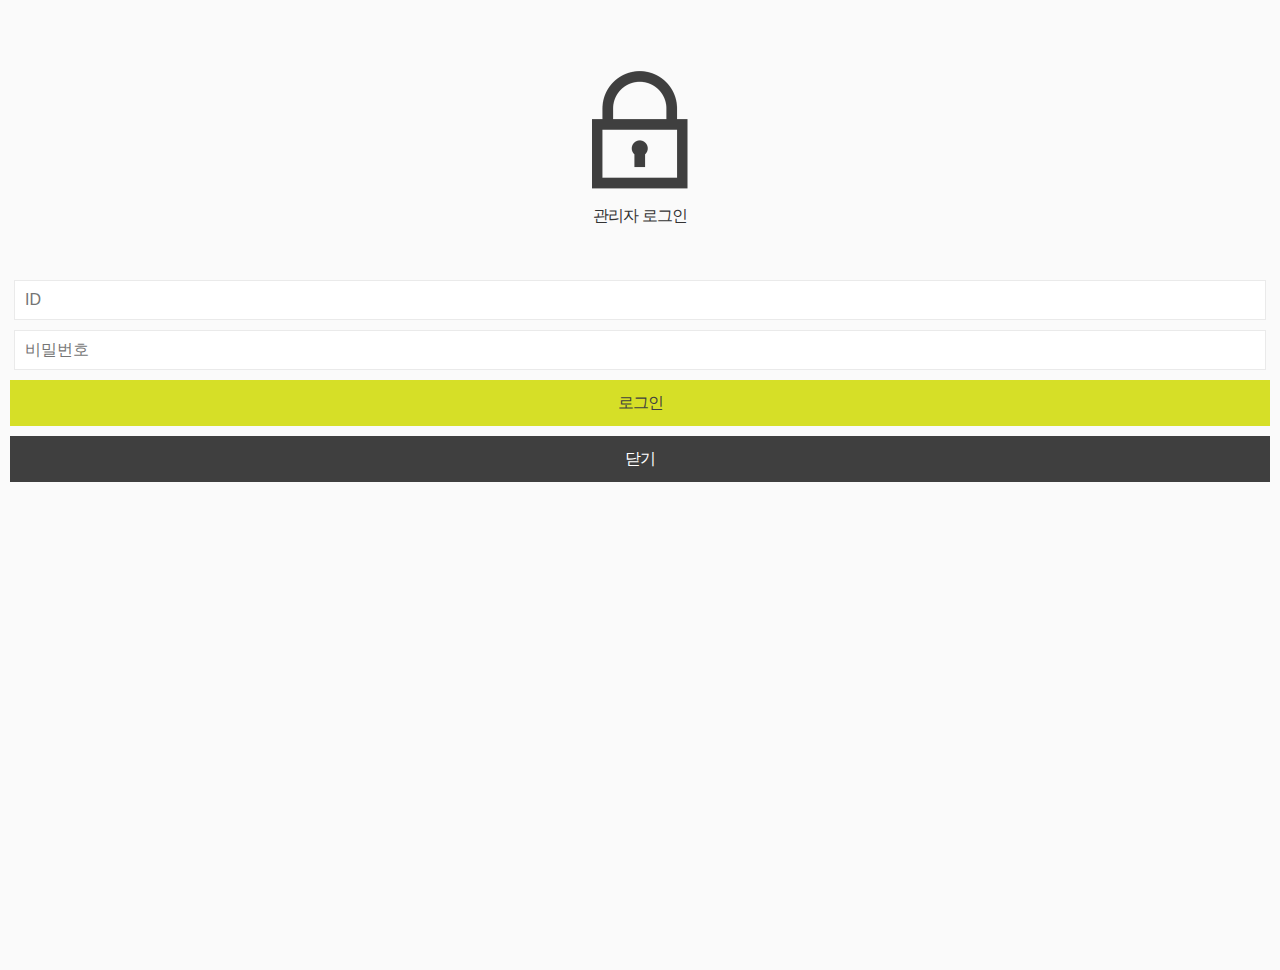
<file: index.html>
<!DOCTYPE html>
<html lang="ko">

<head>
    <meta charset="utf-8">
    <meta http-equiv="X-UA-Compatible" content="IE=edge">
    <meta name="viewport" content="width=device-width, initial-scale=1">

    <title>자가발전 실시간 모니터링</title>
    <link href="css/set.css" rel="stylesheet">
    <link href="css/font-awesome.min.css" rel="stylesheet">
    <link href="css/common.css" rel="stylesheet">
    <!-- javaScript  -->
    <script src="js/jquery-1.11.3.min.js"></script>
    <script src="js/common.js"></script>
</head>

<body>
    <article id="login">
        <h1>관리자 로그인</h1>
        <section>
            <fieldset>
                <legend class="sr-only">
                    로그인 입력폼
                </legend>
                <label for="id" class="sr-only">아이디</label>
                <input id="id" name="id" type="text" placeholder="ID">
                <label for="pw" class="sr-only">비밀번호</label>
                <input id="pw" name="pw" type="password" placeholder="비밀번호">
            </fieldset>
            <div class="btn-area">
                <a class="btn btnF main" href="menu01.html">로그인</a>
                <a class="btn btnF sub">닫기</a>
            </div>



        </section>
    </article>
    <!-- E:mainContent -->
    <!-- S:footer -->
    <footer id="footer" class="sr-only">
        <address>ⓒ INFOMIND</address>
    </footer>
    <!-- E:footer -->
</body>

</html>
</file>
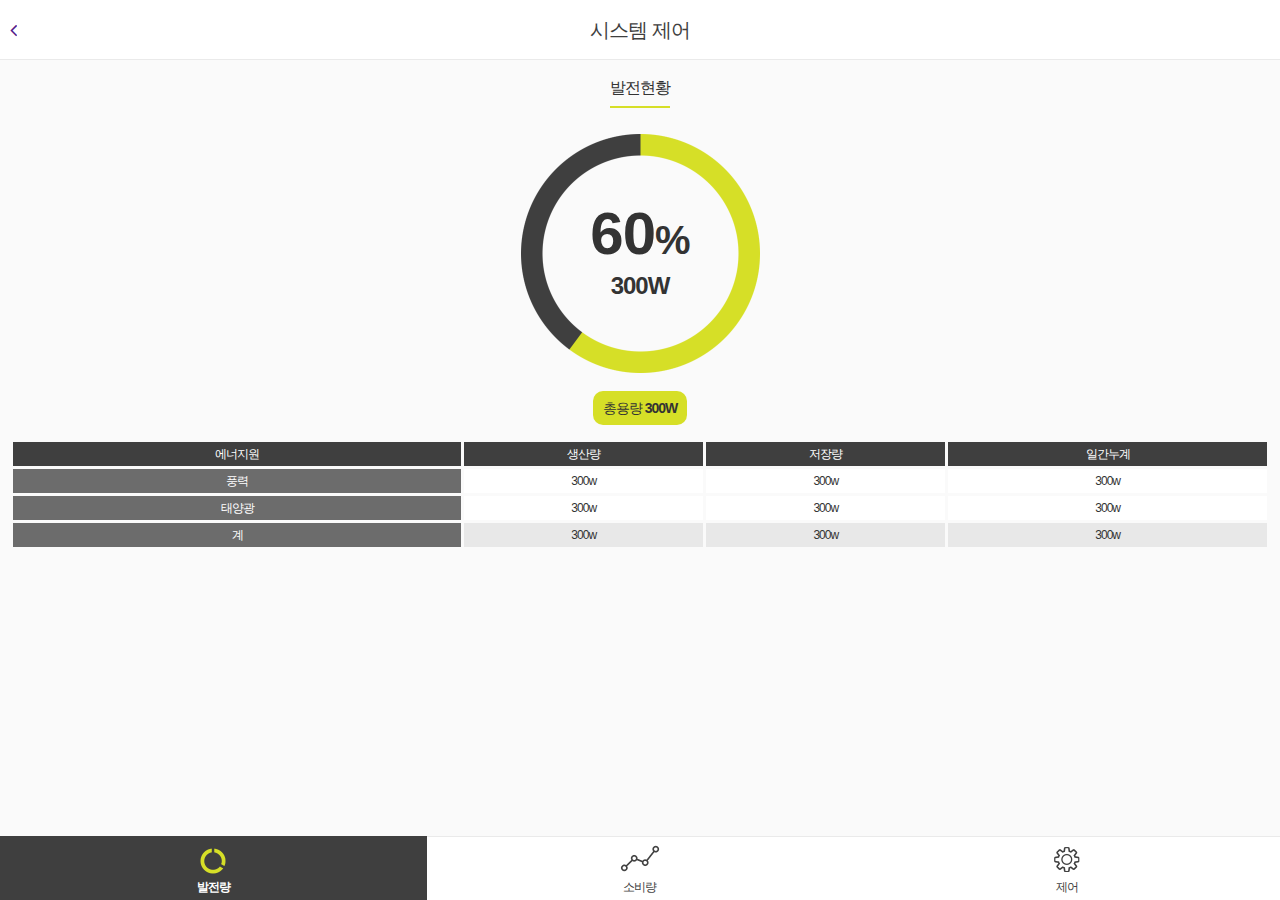
<file: menu01.html>
<!DOCTYPE html>
<html lang="ko">

<head>
    <meta charset="utf-8">
    <meta http-equiv="X-UA-Compatible" content="IE=edge">
    <meta name="viewport" content="width=device-width, initial-scale=1">

    <title>자가발전 실시간 모니터링</title>
    <link href="css/set.css" rel="stylesheet">
    <link href="css/font-awesome.min.css" rel="stylesheet">
    <link href="css/common.css" rel="stylesheet">
    <!-- javaScript  -->
    <script src="js/jquery-1.11.3.min.js"></script>
    <script src="js/common.js"></script>
</head>

<body>
    <!-- S:header -->
    <header id="header">
        <h1>시스템 제어</h1>
        <ul class="util_menu">
            <li class="back"><a href=""><i class="fa fa-angle-left" aria-hidden="true"></i><i class="sr-only">뒤로가기</i></a></li>
        </ul>
    </header>
    <!-- E:header -->
    <!-- S:menu -->
    <nav id="menu">
        <ul>
            <li class="active">
                <a class="menu01" href="menu01.html"><h2>발전량</h2></a></li>
            <li>
                <a class="menu02" href="menu02.html"><h2>소비량</h2></a></li>
            <li>
                <a class="menu03" href="menu03.html"><h2>제어</h2></a></li>
        </ul>
    </nav>
    <!-- E:menu -->
    <!-- S:mainContent -->
    <article id="content">
        <h3>발전현황</h3>
        <section>
            <h4 class="sr-only">현황 그래프</h4>
            <div class="chart chart60">
                <h5><strong>60</strong>%</h5>
                <p>300W</p>
            </div>
            <div class="chart-info">
                <p>
                    총용량 <strong>300W</strong>
                </p>
            </div>
            <div class="info-table">
                <table>
                    <thead>
                        <tr>
                            <th>에너지원</th>
                            <th>생산량</th>
                            <th>저장량</th>
                            <th>일간누계</th>
                        </tr>
                    </thead>
                    <tbody>
                        <tr>
                            <th>풍력</th>
                            <td>300w</td>
                            <td>300w</td>
                            <td>300w</td>
                        </tr>
                        <tr>
                            <th>태양광</th>
                            <td>300w</td>
                            <td>300w</td>
                            <td>300w</td>
                        </tr>
                    </tbody>
                    <tfoot>
                        <tr>
                            <th>계</th>
                            <td>300w</td>
                            <td>300w</td>
                            <td>300w</td>
                        </tr>

                    </tfoot>
                </table>
            </div>


        </section>
    </article>
    <!-- E:mainContent -->
    <!-- S:footer -->
    <footer id="footer" class="sr-only">
        <address>ⓒ INFOMIND</address>
    </footer>
    <!-- E:footer -->
</body>

</html>
</file>
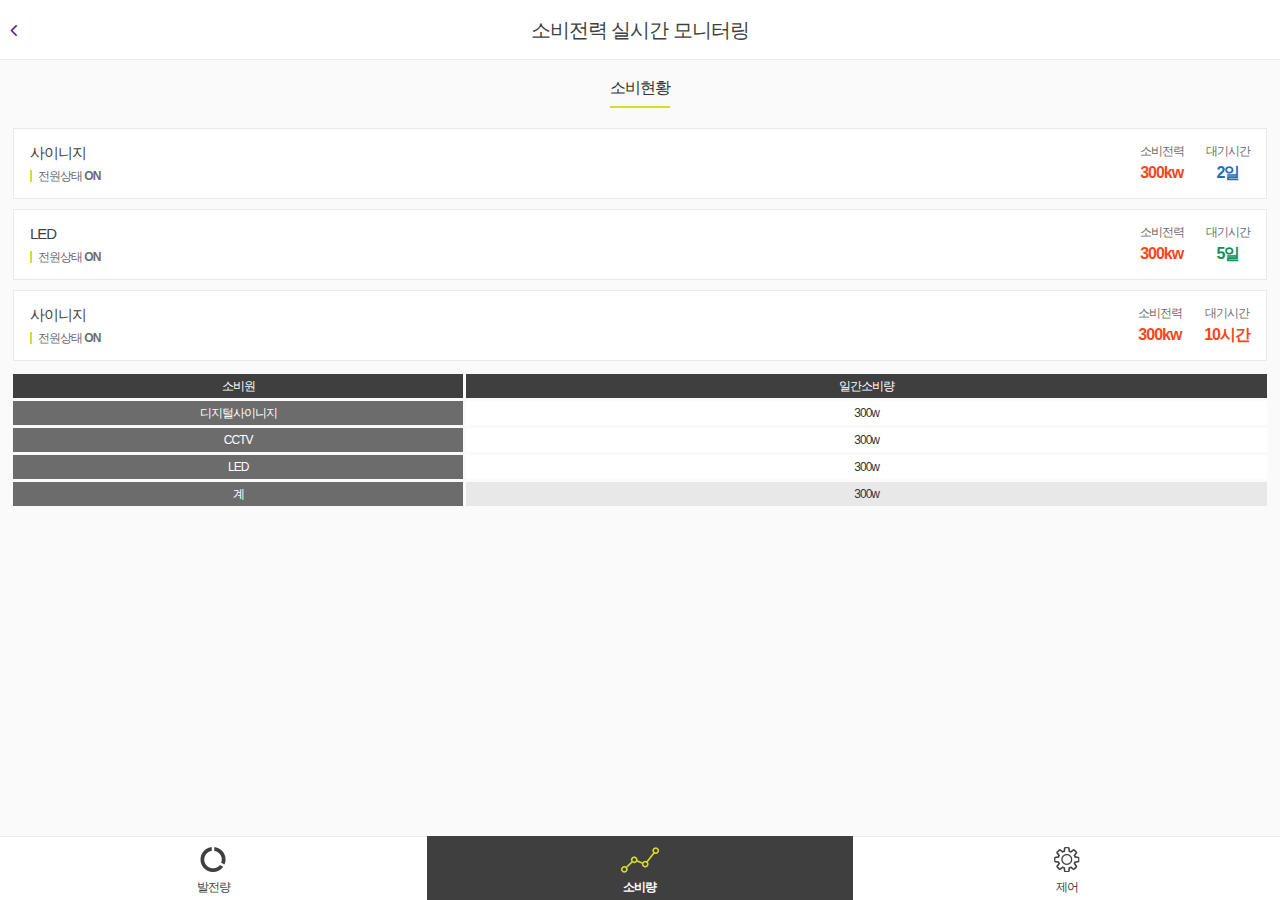
<file: menu02.html>
<!DOCTYPE html>
<html lang="ko">

<head>
    <meta charset="utf-8">
    <meta http-equiv="X-UA-Compatible" content="IE=edge">
    <meta name="viewport" content="width=device-width, initial-scale=1">

    <title>자가발전 실시간 모니터링</title>
    <link href="css/set.css" rel="stylesheet">
    <link href="css/font-awesome.min.css" rel="stylesheet">
    <link href="css/common.css" rel="stylesheet">
    <!-- javaScript  -->
    <script src="js/jquery-1.11.3.min.js"></script>
    <script src="js/common.js"></script>
</head>

<body>
    <!-- S:header -->
    <header id="header">
        <h1>소비전력 실시간 모니터링</h1>
        <ul class="util_menu">
            <li class="back"><a href=""><i class="fa fa-angle-left" aria-hidden="true"></i><i class="sr-only">뒤로가기</i></a></li>
        </ul>
    </header>
    <!-- E:header -->
    <!-- S:menu -->
    <nav id="menu">
        <ul>
            <li>
                <a class="menu01" href="menu01.html"><h2>발전량</h2></a></li>
            <li class="active">
                <a class="menu02" href="menu02.html"><h2>소비량</h2></a></li>
            <li>
                <a class="menu03" href="menu03.html"><h2>제어</h2></a></li>
        </ul>
    </nav>
    <!-- E:menu -->
    <!-- S:mainContent -->
    <article id="content">
        <h3>소비현황</h3>
        <section>
            <h4 class="sr-only">현황 리스트</h4>
            <div class="list">
                <ul>
                    <li>
                        <h5>사이니지</h5>
                        <p>전원상태 <strong>ON</strong></p>
                        <ul>
                            <li class="red">소비전력<strong>300kw</strong></li>
                            <li class="blue">대기시간<strong>2일</strong></li>
                        </ul>
                    </li>
                    <li>
                        <h5>LED</h5>
                        <p>전원상태 <strong>ON</strong></p>
                        <ul>
                            <li class="red">소비전력<strong>300kw</strong></li>
                            <li class="green">대기시간<strong>5일</strong></li>
                        </ul>
                    </li>
                    <li>
                        <h5>사이니지</h5>
                        <p>전원상태 <strong>ON</strong></p>
                        <ul>
                            <li class="red">소비전력<strong>300kw</strong></li>
                            <li class="red">대기시간<strong>10시간</strong></li>
                        </ul>
                    </li>
                </ul>
            </div>
            <div class="info-table">
                <table>
                    <thead>
                        <tr>
                            <th>소비원</th>
                            <th>일간소비량</th>
                        </tr>
                    </thead>
                    <tbody>
                        <tr>
                            <th>디지털사이니지</th>
                            <td>300w</td>
                        </tr>
                        <tr>
                            <th>CCTV</th>
                            <td>300w</td>
                        </tr>
                        <tr>
                            <th>LED</th>
                            <td>300w</td>
                        </tr>
                    </tbody>
                    <tfoot>
                        <tr>
                            <th>계</th>
                            <td>300w</td>
                        </tr>

                    </tfoot>
                </table>
            </div>


        </section>
    </article>
    <!-- E:mainContent -->
    <!-- S:footer -->
    <footer id="footer" class="sr-only">
        <address>ⓒ INFOMIND</address>
    </footer>
    <!-- E:footer -->
</body>

</html>
</file>
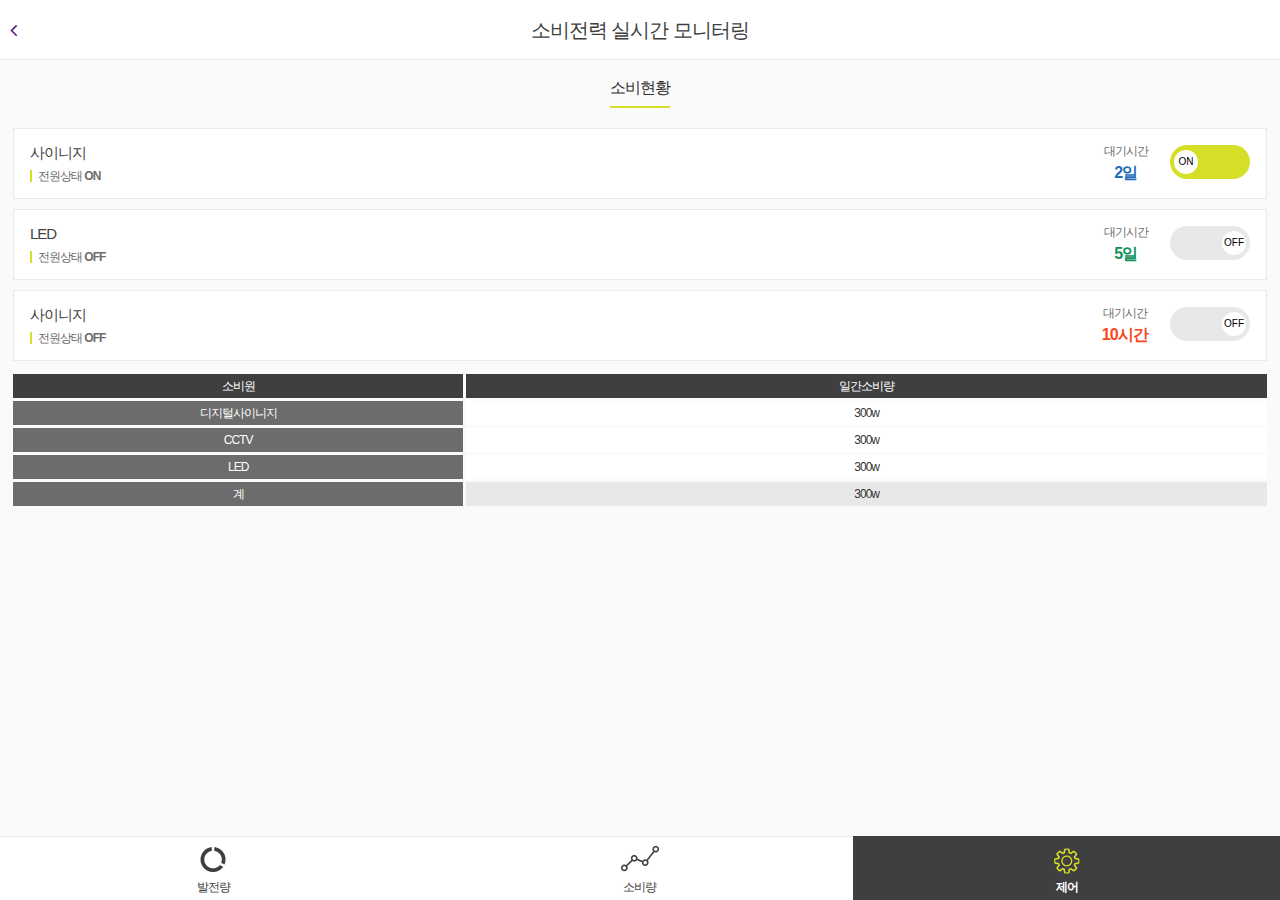
<file: menu03.html>
<!DOCTYPE html>
<html lang="ko">

<head>
    <meta charset="utf-8">
    <meta http-equiv="X-UA-Compatible" content="IE=edge">
    <meta name="viewport" content="width=device-width, initial-scale=1">

    <title>자가발전 실시간 모니터링</title>
    <link href="css/set.css" rel="stylesheet">
    <link href="css/font-awesome.min.css" rel="stylesheet">
    <link href="css/common.css" rel="stylesheet">
    <!-- javaScript  -->
    <script src="js/jquery-1.11.3.min.js"></script>
    <script src="js/common.js"></script>
</head>

<body>
    <!-- S:header -->
    <header id="header">
        <h1>소비전력 실시간 모니터링</h1>
        <ul class="util_menu">
            <li class="back"><a href=""><i class="fa fa-angle-left" aria-hidden="true"></i><i class="sr-only">뒤로가기</i></a></li>
        </ul>
    </header>
    <!-- E:header -->
    <!-- S:menu -->
    <nav id="menu">
        <ul>
            <li>
                <a class="menu01" href="menu01.html"><h2>발전량</h2></a></li>
            <li>
                <a class="menu02" href="menu02.html"><h2>소비량</h2></a></li>
            <li class="active">
                <a class="menu03" href="menu03.html"><h2>제어</h2></a></li>
        </ul>
    </nav>
    <!-- E:menu -->
    <!-- S:mainContent -->
    <article id="content">
        <h3>소비현황</h3>
        <section>
            <h4 class="sr-only">현황 리스트</h4>
            <div class="list">
                <ul>
                    <li>
                        <h5>사이니지</h5>
                        <p>전원상태 <strong>ON</strong></p>
                        <ul>
                            <li class="blue">대기시간<strong>2일</strong></li>
                            <li class="control on"><button><i>ON</i></button></li>

                        </ul>
                    </li>
                    <li>
                        <h5>LED</h5>
                        <p>전원상태 <strong>OFF</strong></p>
                        <ul>
                            <li class="green">대기시간<strong>5일</strong></li>
                            <li class="control"><button><i>OFF</i></button></li>
                        </ul>
                    </li>
                    <li>
                        <h5>사이니지</h5>
                        <p>전원상태 <strong>OFF</strong></p>
                        <ul>
                            <li class="red">대기시간<strong>10시간</strong></li>
                            <li class="control"><button><i>OFF</i></button></li>
                        </ul>
                    </li>
                </ul>
            </div>
            <div class="info-table">
                <table>
                    <thead>
                        <tr>
                            <th>소비원</th>
                            <th>일간소비량</th>
                        </tr>
                    </thead>
                    <tbody>
                        <tr>
                            <th>디지털사이니지</th>
                            <td>300w</td>
                        </tr>
                        <tr>
                            <th>CCTV</th>
                            <td>300w</td>
                        </tr>
                        <tr>
                            <th>LED</th>
                            <td>300w</td>
                        </tr>
                    </tbody>
                    <tfoot>
                        <tr>
                            <th>계</th>
                            <td>300w</td>
                        </tr>

                    </tfoot>
                </table>
            </div>


        </section>
    </article>
    <!-- E:mainContent -->
    <!-- S:footer -->
    <footer id="footer" class="sr-only">
        <address>ⓒ INFOMIND</address>
    </footer>
    <!-- E:footer -->
</body>

</html>
</file>
<file: css/common.css>
@charset "utf-8";

/* Infomind Default CSS : Last Update : 2016-07-14 */


/*font*/

html {
    font-size: 12px;
}

body {
    font-family: "Malgun Gothic", 맑은고딕, sans-serif;
    color: #333;
    background: #fafafa;
    letter-spacing: -1px;
}


/*button*/

.btn-area {
    display: inline-block;
    width: 100%;
    padding: 0 10px;
}

.btn {
    display: inline-block;
    font-weight: 400;
    color: #fff;
    text-align: center;
    white-space: nowrap;
    vertical-align: middle;
    -ms-touch-action: manipulation;
    touch-action: manipulation;
    cursor: pointer;
    -webkit-user-select: none;
    -moz-user-select: none;
    -ms-user-select: none;
    user-select: none;
    background-image: none;
    border: 1px solid transparent;
    margin-bottom: 10px;
}


/*button Size*/

.btn.btnF {
    width: 100%;
    padding: 14px 40px;
    font-size: 16px;
}


/*button Color*/

.btn.main {
    background-color: #d6df27;
    color: #3f3f3f;
}

.btn.sub {
    background-color: #3f3f3f;
}


/*input*/

fieldset {
    padding: 0 14px;
}

input {
    background: #fff;
    border: 1px solid #eaeaea;
    width: 100%;
    padding: 10px;
    margin-bottom: 10px;
    font-size: 16px;
}

article#login h1 {
    font-size: 16px;
    width: 100%;
    height: 180px;
    text-align: center;
    padding-top: 138px;
    margin: 70px 0 30px;
    background: url('../images/iconLogin.png') no-repeat center top / auto 120px;
}


/*header*/

header#header {
    display: inline-block;
    position: fixed;
    z-index: 999;
    left: 0;
    top: 0;
    height: 60px;
    width: 100%;
    border-bottom: 1px solid #eaeaea;
    background: #fff;
    text-align: center;
}

header#header h1 {
    font-size: 20px;
    line-height: 60px;
    color: #3f3f3f;
}

header#header li.back a {
    display: inline-block;
    position: absolute;
    left: 0;
    top: 10px;
    font-size: 20px;
    padding: 10px;
}


/*nav*/

nav#menu {
    display: inline-block;
    position: fixed;
    left: 0;
    bottom: 0;
    width: 100%;
    height: 64px;
    background: #fff;
}

nav#menu li {
    display: block;
    float: left;
    width: calc(100% / 3);
    height: 64px;
    text-align: center;
    border-top: 1px solid #eaeaea;
}

nav#menu li a {
    display: block;
    width: 100%;
    height: 100%;
    color: #434343;
    padding-top: 44px;
}

nav#menu li a.menu01 {
    background: url('../images/menu01.png') no-repeat center bottom / 60px auto;
}

nav#menu li a.menu02 {
    background: url('../images/menu02.png') no-repeat center bottom / 60px auto;
}

nav#menu li a.menu03 {
    background: url('../images/menu03.png') no-repeat center bottom / 60px auto;
}

nav#menu li.active {
    background: #3f3f3f;
    border-top: 1px solid transparent;
}

nav#menu li.active a {
    color: #fff;
    font-weight: 600;
    background-position: center top;
}


/*content*/

article#content {
    display: inline-block;
    text-align: center;
    width: 100%;
    margin: 60px 0 64px;
    padding-bottom: 100px;
}

article#content h3 {
    padding: 10px 0;
    display: inline-block;
    margin: 10px auto;
    font-size: 16px;
    border-bottom: 2px solid #d6df27;
}

article#content .chart {
    display: inline-block;
    width: 245px;
    height: 245px;
    margin-top: 14px;
}

article#content .chart.chart10 {
    background: url('../images/chart10.png') no-repeat center bottom / 100%;
}

article#content .chart.chart20 {
    background: url('../images/chart20.png') no-repeat center bottom / 100%;
}

article#content .chart.chart30 {
    background: url('../images/chart30.png') no-repeat center bottom / 100%;
}

article#content .chart.chart40 {
    background: url('../images/chart40.png') no-repeat center bottom / 100%;
}

article#content .chart.chart50 {
    background: url('../images/chart50.png') no-repeat center bottom / 100%;
}

article#content .chart.chart60 {
    background: url('../images/chart60.png') no-repeat center bottom / 100%;
}

article#content .chart.chart70 {
    background: url('../images/chart70.png') no-repeat center bottom / 100%;
}

article#content .chart.chart80 {
    background: url('../images/chart80.png') no-repeat center bottom / 100%;
}

article#content .chart.chart90 {
    background: url('../images/chart90.png') no-repeat center bottom / 100%;
}

article#content .chart.chart100 {
    background: url('../images/chart100.png') no-repeat center bottom / 100%;
}

article#content .chart h5 {
    font-size: 40px;
    font-weight: 800;
    margin: 72px 0 10px;
}

article#content .chart h5 strong {
    font-size: 60px;
}

article#content .chart p {
    font-size: 24px;
    font-weight: 600;
}

article#content .chart-info {
    display: block;
    padding: 14px 0;
}

article#content .chart-info p {
    display: inline-block;
    border-radius: 10px;
    padding: 10px;
    background: #d6df27;
    font-size: 14px;
}

article#content .chart-info strong {
    font-weight: 600;
}

article#content .info-table {
    padding: 0 10px;
}

article#content .info-table table {
    width: 100%;
    border-spacing: 3px;
    border-collapse: separate;
}

article#content .info-table thead th {
    background: #3f3f3f;
    color: #fff;
    padding: 6px 0;
    margin-right: 2px;
}

article#content .info-table tbody th, article#content .info-table tfoot th {
    background: #6c6c6c;
    width: 36%;
    color: #fff;
}

article#content .info-table td {
    background: #fff;
    padding: 6px 0;
}

article#content .info-table tfoot td {
    background: #e8e8e8;
}

article#content .list>ul>li {
    position: relative;
    background: #fff;
    border: 1px solid #eaeaea;
    margin: 10px 13px;
    padding: 16px;
    text-align: left;
    color: #6c6c6c;
}

article#content .list h5 {
    font-size: 15px;
    padding-bottom: 10px;
    color: #3f3f3f;
}

article#content .list p {
    border-left: 2px solid #d6df27;
    padding-left: 6px;
}

article#content .list strong {
    font-weight: 600;
}

article#content .list li ul {
    position: absolute;
    right: 16px;
    top: 16px;
}

article#content .list li ul li {
    display: inline-block;
    text-align: center;
    margin-left: 20px;
}

article#content .list li ul strong {
    display: block;
    font-size: 16px;
    padding-top: 8px;
}

article#content .list li ul li.red strong {
    color: #fa461c;
}

article#content .list li ul li.green strong {
    color: #0f915b;
}

article#content .list li ul li.blue strong {
    color: #1e70bd;
}

article#content .list li.control {
    vertical-align: top;
}

article#content .list li.control button {
    display: block;
    width: 80px;
    height: 34px;
    border-radius: 17px;
    padding: 4px;
    background: #e8e8e8;
    text-align: right;
}

article#content .list li.control.on button {
    background: #d6df27;
    text-align: left;
}

article#content .list li.control button i {
    display: inline-block;
    width: 24px;
    height: 24px;
    line-height: 24px;
    font-size: 10px;
    text-align: center;
    border-radius: 50%;
    background: #fff;
}
</file>
<file: css/set.css>
@charset "utf-8";

/* Infomind Default CSS Reset : Last Update : 2016-07-13 */

* {
    margin: 0;
    padding: 0;
    border: 0;
    font-size: 100%;
    line-height: 1.4;
    font: inherit;
    vertical-align: baseline;
    -webkit-box-sizing: border-box;
    -moz-box-sizing: border-box;
    box-sizing: border-box;
}
*:before, *:after {
    -webkit-box-sizing: border-box;
    -moz-box-sizing: border-box;
    box-sizing: border-box;
}

/* HTML5 display-role reset for older browsers */

article, aside, details, figcaption, figure, footer, header, hgroup, menu, nav, section {
    display: block
}
html, body {
    height: 100%;
}
body {
    line-height: 1;
    word-break: break-all;
    -ms-word-break: break-all;
    -webkit-text-size-adjust: none
}
ol, ul, dl, li, menu {
    list-style: none
}
blockquote, q {
    quotes: none
}
blockquote:before, blockquote:after, q:before, q:after {
    content: '';
    content: none
}
table {
    border-collapse: collapse;
    border-spacing: 0
}
textarea {
    overflow: auto
}
input, select, textarea, button, optgroup {
    font-size: 100%;
    vertical-align: middle;
    -webkit-border-radius: 0;
    -moz-border-radius: 0;
    border-radius: 0;
    margin: 0;
}
em, address {
    font-style: normal;
}

/* Hyper Link */

a, a:link, a:visited, a:active, a:hover {
    text-decoration: none
}

/* Form Type (html5 & Mobile) */

input[type='text'], input[type='password'], input[type='submit'], input[type='search'], button, input[type='button'], input[type='submit'], input[type='reset'], input[type='file'] {
    -webkit-appearance: none;
    border-top-left-radius: 0;
    border-top-right-radius: 0;
    border-bottom-left-radius: 0;
    border-bottom-right-radius: 0
}
input[type='checkbox'] {
    -webkit-appearance: checkbox
}
input[type='radio'] {
    -webkit-appearance: radio
}
input[type='number'] {
    -webkit-appearance: none
}
input[type='search']::-webkit-search-cancel-button {
    -webkit-appearance: none
}

/* Hidden */

.sr-only {
    position: absolute;
    width: 1px;
    height: 1px;
    padding: 0;
    margin: -1px;
    overflow: hidden;
    clip: rect(0, 0, 0, 0);
    border: 0;
}
.sr-only-focusable:active, .sr-only-focusable:focus {
    position: static;
    width: auto;
    height: auto;
    margin: 0;
    overflow: visible;
    clip: auto;
}
</file>
